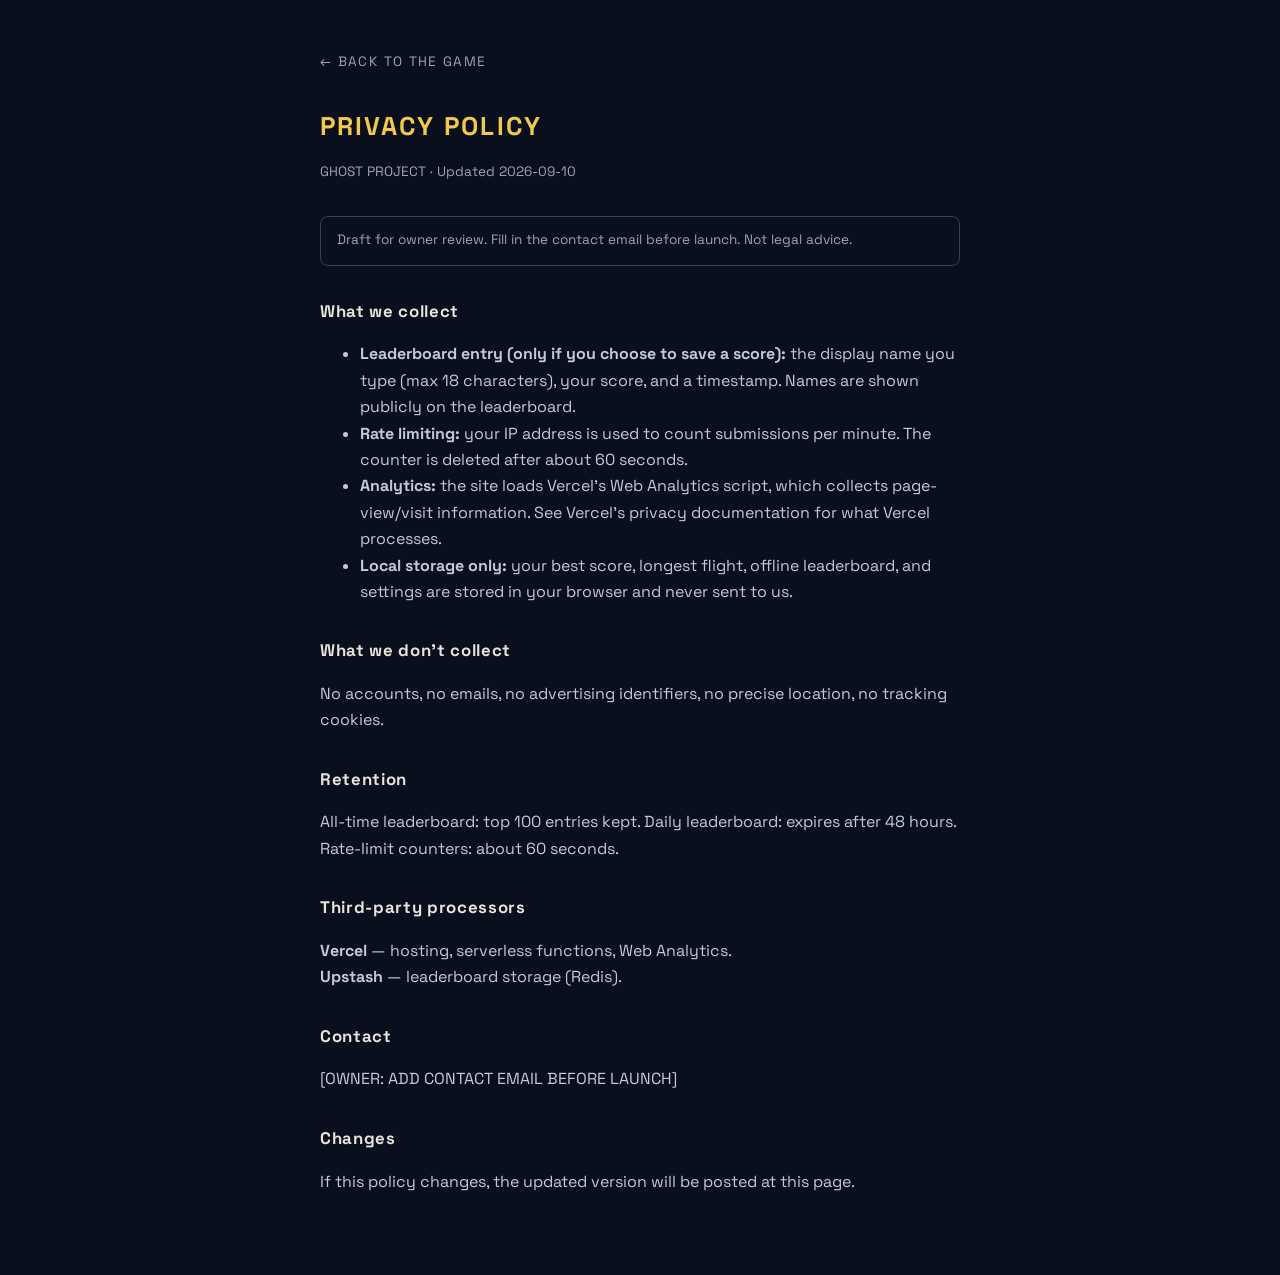
<file: privacy.html>
<!DOCTYPE html>
<html lang="en">
<head>
<meta charset="UTF-8">
<meta name="viewport" content="width=device-width, initial-scale=1.0">
<title>Privacy Policy — GHOST PROJECT</title>
<meta name="description" content="Privacy policy for GHOST PROJECT, a political satire game.">
<meta name="robots" content="noindex">
<link rel="preconnect" href="https://fonts.googleapis.com">
<link rel="preconnect" href="https://fonts.gstatic.com" crossorigin>
<link href="https://fonts.googleapis.com/css2?family=Space+Grotesk:wght@400;600&display=swap" rel="stylesheet">
<style>
  body{
    margin:0; background:#0a0f1e; color:#e8e4da; padding:3rem 1.25rem 4rem;
    font-family:'Space Grotesk',system-ui,sans-serif; font-size:16px; line-height:1.65;
  }
  main{ max-width:640px; margin:0 auto; }
  h1{ font-size:1.6rem; letter-spacing:.08em; margin:0 0 .3em; color:#F2C94C; }
  .updated{ color:#9aa3b8; font-size:.85rem; margin-bottom:2rem; }
  h2{ font-size:1.05rem; letter-spacing:.04em; margin:2rem 0 .5em; color:#e8e4da; }
  p, li{ color:#c4c9d6; }
  a{ color:#F2C94C; }
  .back{ display:inline-block; margin-bottom:2rem; color:#9aa3b8; text-decoration:none; font-size:.85rem; letter-spacing:.1em; }
  .back:hover{ color:#F2C94C; }
  .draft{ border:1px solid #3a3f55; border-radius:8px; padding:.8rem 1rem; font-size:.85rem; color:#9aa3b8; margin-bottom:2rem; }
</style>
</head>
<body>
<main>
  <a class="back" href="/">← BACK TO THE GAME</a>
  <h1>PRIVACY POLICY</h1>
  <p class="updated">GHOST PROJECT · Updated 2026-09-10</p>
  <p class="draft">Draft for owner review. Fill in the contact email before launch. Not legal advice.</p>

  <h2>What we collect</h2>
  <ul>
    <li><strong>Leaderboard entry (only if you choose to save a score):</strong> the display name you type (max 18 characters), your score, and a timestamp. Names are shown publicly on the leaderboard.</li>
    <li><strong>Rate limiting:</strong> your IP address is used to count submissions per minute. The counter is deleted after about 60 seconds.</li>
    <li><strong>Analytics:</strong> the site loads Vercel's Web Analytics script, which collects page-view/visit information. See Vercel's privacy documentation for what Vercel processes.</li>
    <li><strong>Local storage only:</strong> your best score, longest flight, offline leaderboard, and settings are stored in your browser and never sent to us.</li>
  </ul>

  <h2>What we don't collect</h2>
  <p>No accounts, no emails, no advertising identifiers, no precise location, no tracking cookies.</p>

  <h2>Retention</h2>
  <p>All-time leaderboard: top 100 entries kept. Daily leaderboard: expires after 48 hours. Rate-limit counters: about 60 seconds.</p>

  <h2>Third-party processors</h2>
  <p><strong>Vercel</strong> — hosting, serverless functions, Web Analytics.<br>
     <strong>Upstash</strong> — leaderboard storage (Redis).</p>

  <h2>Contact</h2>
  <p>[OWNER: ADD CONTACT EMAIL BEFORE LAUNCH]</p>

  <h2>Changes</h2>
  <p>If this policy changes, the updated version will be posted at this page.</p>
</main>
</body>
</html>
</file>
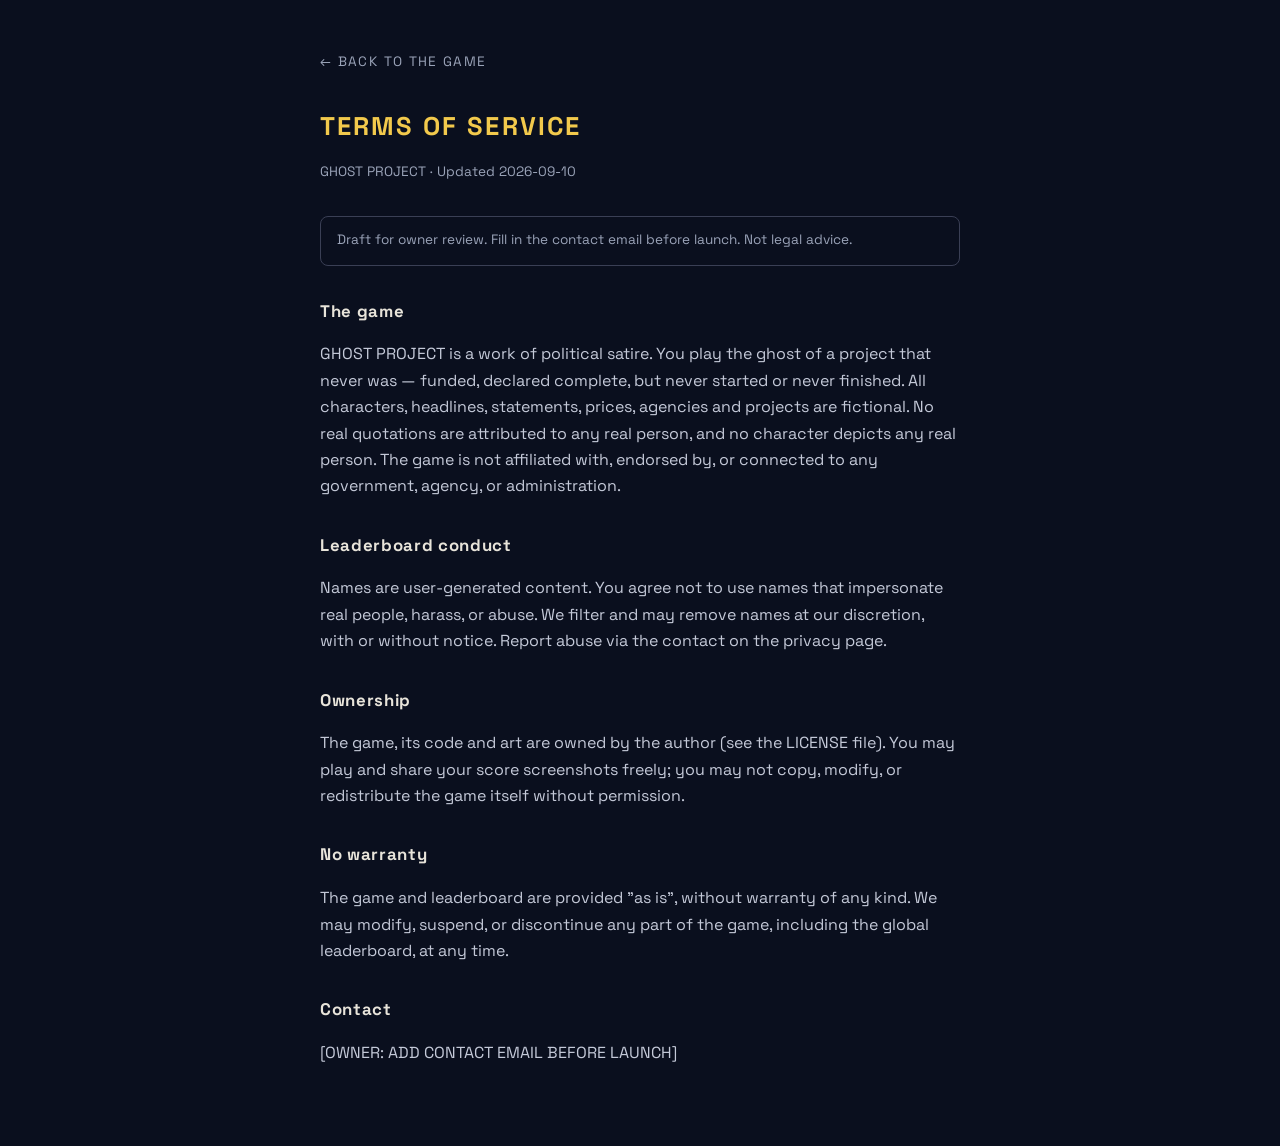
<file: terms.html>
<!DOCTYPE html>
<html lang="en">
<head>
<meta charset="UTF-8">
<meta name="viewport" content="width=device-width, initial-scale=1.0">
<title>Terms of Service — GHOST PROJECT</title>
<meta name="description" content="Terms of service for GHOST PROJECT, a political satire game.">
<meta name="robots" content="noindex">
<link rel="preconnect" href="https://fonts.googleapis.com">
<link rel="preconnect" href="https://fonts.gstatic.com" crossorigin>
<link href="https://fonts.googleapis.com/css2?family=Space+Grotesk:wght@400;600&display=swap" rel="stylesheet">
<style>
  body{
    margin:0; background:#0a0f1e; color:#e8e4da; padding:3rem 1.25rem 4rem;
    font-family:'Space Grotesk',system-ui,sans-serif; font-size:16px; line-height:1.65;
  }
  main{ max-width:640px; margin:0 auto; }
  h1{ font-size:1.6rem; letter-spacing:.08em; margin:0 0 .3em; color:#F2C94C; }
  .updated{ color:#9aa3b8; font-size:.85rem; margin-bottom:2rem; }
  h2{ font-size:1.05rem; letter-spacing:.04em; margin:2rem 0 .5em; color:#e8e4da; }
  p, li{ color:#c4c9d8; }
  a{ color:#F2C94C; }
  .back{ display:inline-block; margin-bottom:2rem; color:#9aa3b8; text-decoration:none; font-size:.85rem; letter-spacing:.1em; }
  .back:hover{ color:#F2C94C; }
  .draft{ border:1px solid #3a3f55; border-radius:8px; padding:.8rem 1rem; font-size:.85rem; color:#9aa3b8; margin-bottom:2rem; }
</style>
</head>
<body>
<main>
  <a class="back" href="/">← BACK TO THE GAME</a>
  <h1>TERMS OF SERVICE</h1>
  <p class="updated">GHOST PROJECT · Updated 2026-09-10</p>
  <p class="draft">Draft for owner review. Fill in the contact email before launch. Not legal advice.</p>

  <h2>The game</h2>
  <p>GHOST PROJECT is a work of political satire. You play the ghost of a project that never was — funded, declared complete, but never started or never finished. All characters, headlines, statements, prices, agencies and projects are fictional. No real quotations are attributed to any real person, and no character depicts any real person. The game is not affiliated with, endorsed by, or connected to any government, agency, or administration.</p>

  <h2>Leaderboard conduct</h2>
  <p>Names are user-generated content. You agree not to use names that impersonate real people, harass, or abuse. We filter and may remove names at our discretion, with or without notice. Report abuse via the contact on the privacy page.</p>

  <h2>Ownership</h2>
  <p>The game, its code and art are owned by the author (see the LICENSE file). You may play and share your score screenshots freely; you may not copy, modify, or redistribute the game itself without permission.</p>

  <h2>No warranty</h2>
  <p>The game and leaderboard are provided "as is", without warranty of any kind. We may modify, suspend, or discontinue any part of the game, including the global leaderboard, at any time.</p>

  <h2>Contact</h2>
  <p>[OWNER: ADD CONTACT EMAIL BEFORE LAUNCH]</p>
</main>
</body>
</html>
</file>
